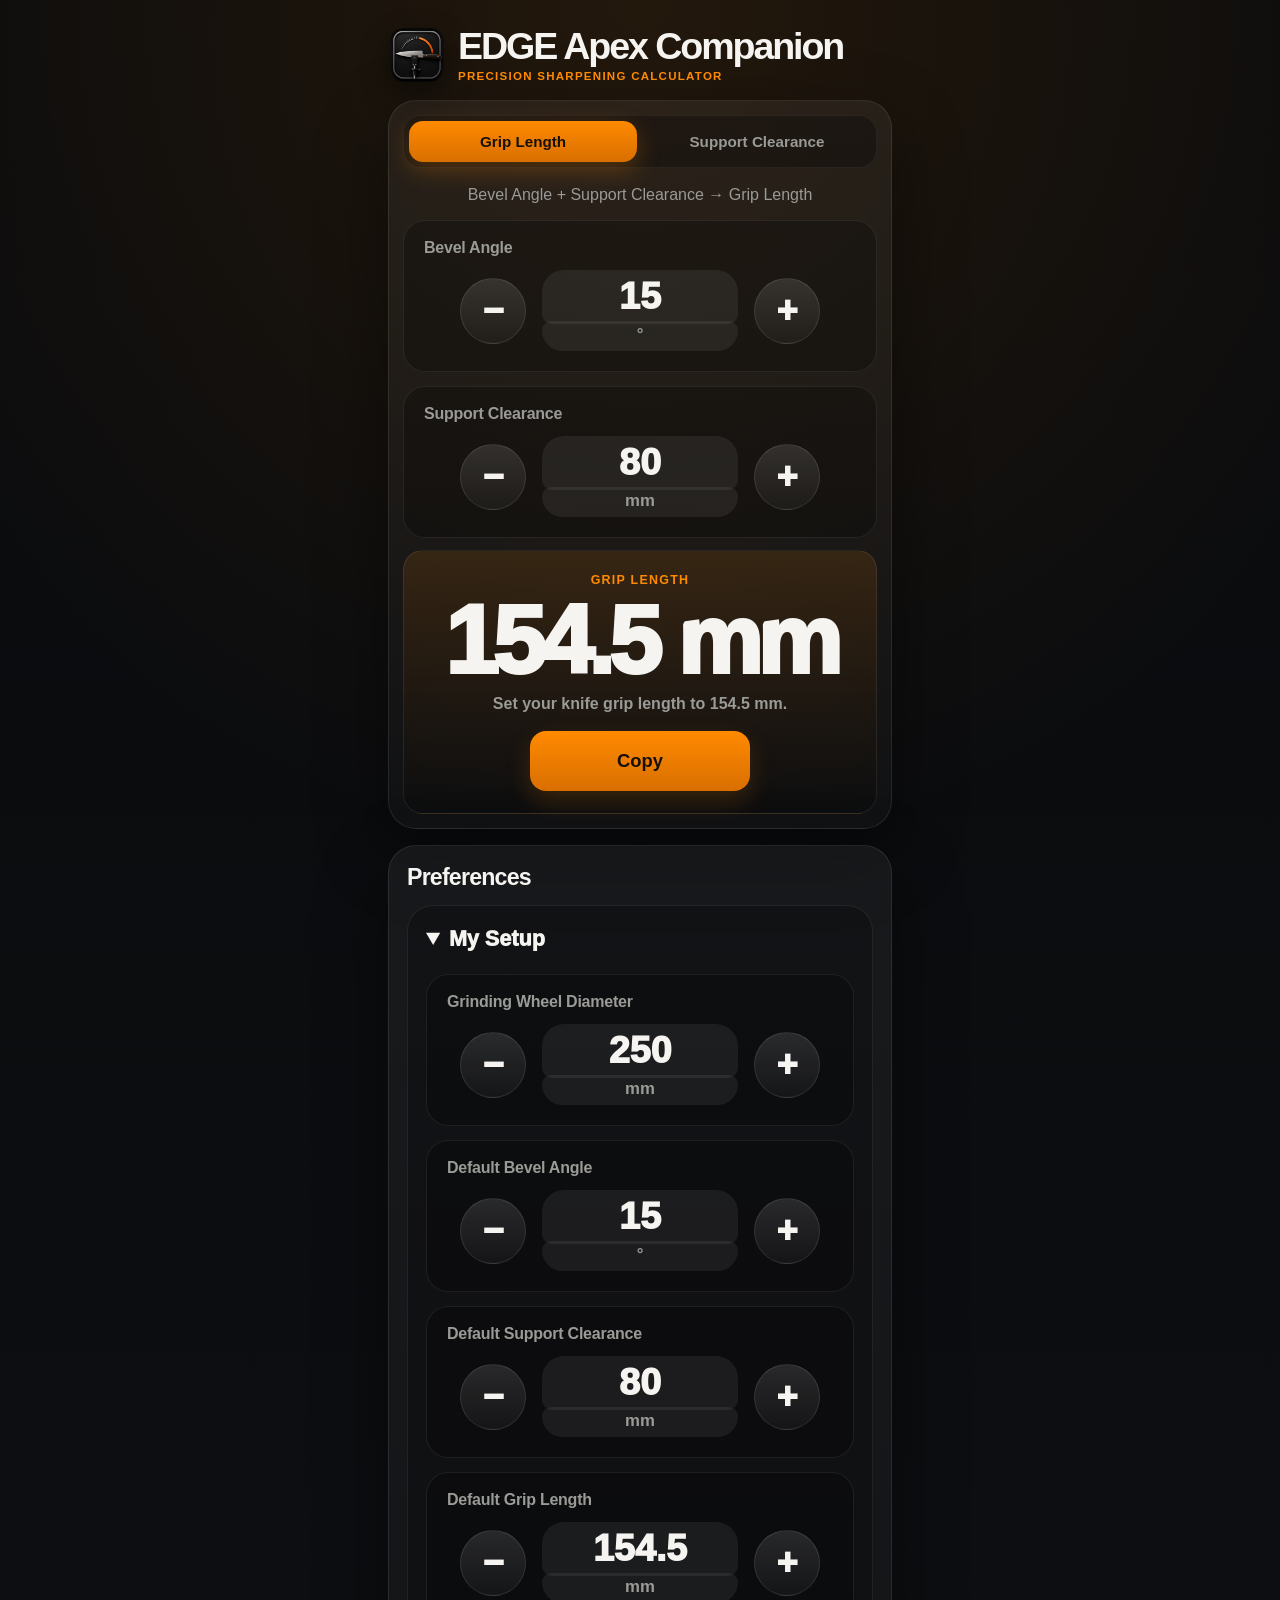
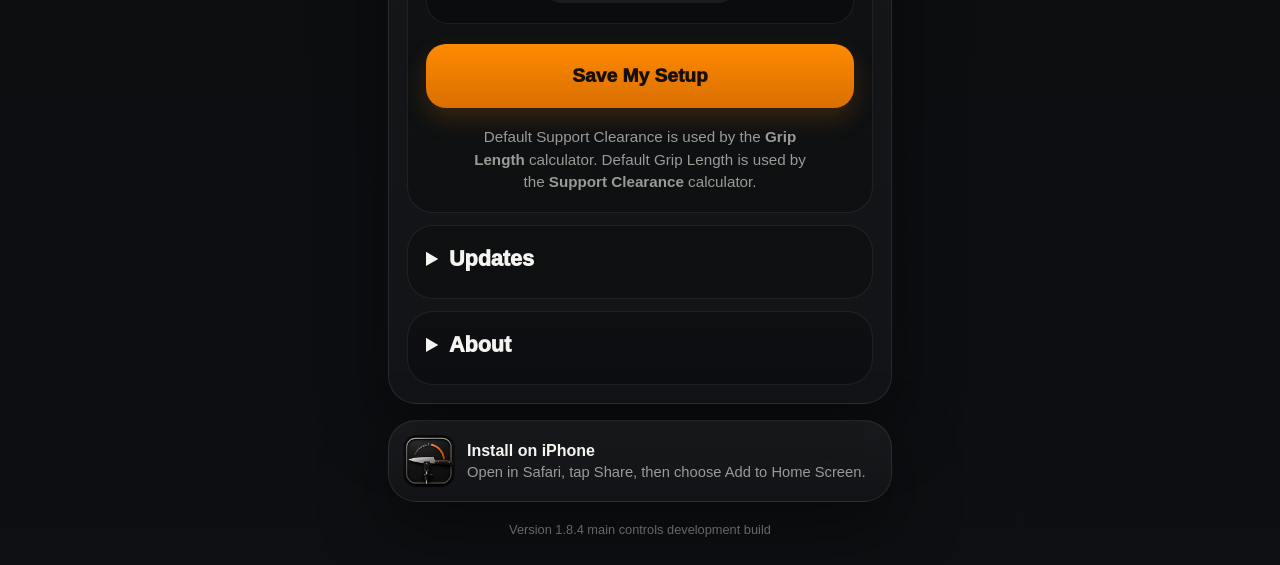
<file: index.html>
<!doctype html>
<html lang="en">
<head>
  <meta charset="utf-8">
  <meta name="viewport" content="width=device-width, initial-scale=1, viewport-fit=cover">
  <title>EDGE Apex Companion v1.8.4</title>
  <meta name="description" content="Grip Length and Support Clearance calculator for the EDGE Apex workflow.">
  <meta name="theme-color" content="#0D0F12">
  <meta name="apple-mobile-web-app-capable" content="yes">
  <meta name="apple-mobile-web-app-title" content="EDGE Apex">
  <meta name="apple-mobile-web-app-status-bar-style" content="black-translucent">
  <link rel="apple-touch-icon" href="assets/icons/icon-180.png">
  <link rel="icon" type="image/png" sizes="192x192" href="assets/icons/icon-192.png">
  <link rel="manifest" href="manifest.json">
  <link rel="stylesheet" href="src/style.css">
</head>
<body>
  <main class="app-shell">
    <header class="app-header">
      <img class="app-icon" src="assets/icons/icon-192.png" alt="">
      <div>
        <h1>EDGE Apex Companion</h1>
        <div class="subtitle">Precision Sharpening Calculator</div>
      </div>
    </header>

    <section class="calculator-card">
      <div class="tabs" role="tablist" aria-label="Calculator mode">
        <button class="tab active" id="tabGrip" type="button">Grip Length</button>
        <button class="tab" id="tabClearance" type="button">Support Clearance</button>
      </div>

      <section id="gripPanel" class="panel">
        <p class="mode-note">Bevel Angle + Support Clearance → Grip Length</p>

        <div class="field-card">
          <label for="angleGrip">Bevel Angle</label>
          <div class="control">
            <button type="button" onclick="stepValue('angleGrip',-0.5)">−</button>
            <input id="angleGrip" value="15" inputmode="decimal">
            <button type="button" onclick="stepValue('angleGrip',0.5)">+</button>
            <span>°</span>
          </div>
        </div>

        <div class="field-card">
          <label for="clearance">Support Clearance</label>
          <div class="control">
            <button type="button" onclick="stepValue('clearance',-1)">−</button>
            <input id="clearance" value="80" inputmode="decimal">
            <button type="button" onclick="stepValue('clearance',1)">+</button>
            <span>mm</span>
          </div>
        </div>

        <div class="result-card">
          <div>
            <div class="result-label">Grip Length</div>
            <div id="gripLengthResult" class="result-value">154.5 mm</div>
            <div id="gripHelp" class="result-help">Set your knife grip length to 154.5 mm.</div>
          </div>
          <button class="copy-btn" type="button" onclick="copyResult()">Copy</button>
        </div>
      </section>

      <section id="clearancePanel" class="panel hidden">
        <p class="mode-note">Bevel Angle + Grip Length → Support Clearance</p>

        <div class="field-card">
          <label for="angleClearance">Bevel Angle</label>
          <div class="control">
            <button type="button" onclick="stepValue('angleClearance',-0.5)">−</button>
            <input id="angleClearance" value="15" inputmode="decimal">
            <button type="button" onclick="stepValue('angleClearance',0.5)">+</button>
            <span>°</span>
          </div>
        </div>

        <div class="field-card">
          <label for="gripLength">Grip Length</label>
          <div class="control">
            <button type="button" onclick="stepValue('gripLength',-1)">−</button>
            <input id="gripLength" value="154.5" inputmode="decimal">
            <button type="button" onclick="stepValue('gripLength',1)">+</button>
            <span>mm</span>
          </div>
        </div>

        <div class="result-card">
          <div>
            <div class="result-label">Support Clearance</div>
            <div id="clearanceResult" class="result-value">80.0 mm</div>
            <div id="clearanceHelp" class="result-help">Set wheel-to-support clearance to 80.0 mm.</div>
          </div>
          <button class="copy-btn" type="button" onclick="copyResult()">Copy</button>
        </div>
      </section>
    </section>

    <section class="preferences-card">
      <h2>Preferences</h2>

      <details class="preference-section" open>
        <summary>My Setup</summary>

        <div class="field-card compact">
          <label for="wheel">Grinding Wheel Diameter</label>
          <div class="control">
            <button type="button" onclick="stepValue('wheel',-1)">−</button>
            <input id="wheel" value="250 mm" inputmode="decimal">
            <button type="button" onclick="stepValue('wheel',1)">+</button>
            <span>mm</span>
          </div>
        </div>

        <div class="field-card compact">
          <label for="defaultAngle">Default Bevel Angle</label>
          <div class="control">
            <button type="button" onclick="stepValue('defaultAngle',-0.5)">−</button>
            <input id="defaultAngle" value="15°" inputmode="decimal">
            <button type="button" onclick="stepValue('defaultAngle',0.5)">+</button>
            <span>°</span>
          </div>
        </div>

        <div class="field-card compact">
          <label for="defaultClearance">Default Support Clearance</label>
          <div class="control">
            <button type="button" onclick="stepValue('defaultClearance',-1)">−</button>
            <input id="defaultClearance" value="80 mm" inputmode="decimal">
            <button type="button" onclick="stepValue('defaultClearance',1)">+</button>
            <span>mm</span>
          </div>
        </div>

        <div class="field-card compact">
          <label for="defaultGripLength">Default Grip Length</label>
          <div class="control">
            <button type="button" onclick="stepValue('defaultGripLength',-1)">−</button>
            <input id="defaultGripLength" value="154.5 mm" inputmode="decimal">
            <button type="button" onclick="stepValue('defaultGripLength',1)">+</button>
            <span>mm</span>
          </div>
        </div>

        <button class="primary-action" type="button" onclick="saveMySetup()">Save My Setup</button>

        <p class="preference-note">
          Default Support Clearance is used by the <strong>Grip Length</strong> calculator.
          Default Grip Length is used by the <strong>Support Clearance</strong> calculator.
        </p>
      </details>

      <details class="preference-section">
        <summary>Updates</summary>
        <p class="about-copy"><strong>Current version:</strong> 1.8.4</p>
        <button class="secondary-action" type="button" onclick="checkForUpdate(true)">Check for Update</button>
        <p class="about-copy">If a Home Screen app does not refresh after an update, close it completely and reopen it. If needed, remove it from the Home Screen and add it again from Safari.</p>
      </details>

      <details class="preference-section">
        <summary>About</summary>
        <p class="about-copy">EDGE Apex Companion is a development build for calculating Grip Length and Support Clearance.</p>
        <ul class="checklist">
          <li>✅ Grip Length calculator</li>
          <li>✅ Support Clearance calculator</li>
          <li>✅ Add to Home Screen support</li>
          <li>✅ Offline support</li>
          <li>✅ My Setup preferences</li>
        </ul>
      </details>
    </section>

    <section class="install-card">
      <img src="assets/icons/icon-180.png" alt="">
      <div>
        <strong>Install on iPhone</strong>
        <p>Open in Safari, tap Share, then choose Add to Home Screen.</p>
      </div>
    </section>

    <section class="update-card hidden" id="updateCard">
      <div>
        <strong>Update Available</strong>
        <p id="updateMessage">A newer version of EDGE Apex Companion is available.</p>
        <ol>
          <li>Open this app while connected to the internet.</li>
          <li>Tap <strong>Update Now</strong>.</li>
          <li>Close the Home Screen app completely.</li>
          <li>Reopen it.</li>
        </ol>
        <p class="small-note">If it still does not update, remove it from the Home Screen and add it again from Safari.</p>
      </div>
      <button class="secondary-action" type="button" onclick="updateNow()">Update Now</button>
    </section>

    <footer class="footer">Version 1.8.4 main controls development build</footer>
  </main>

  <div id="toast" role="status">Copied</div>
  <script src="src/app.js"></script>
</body>
</html>
</file>
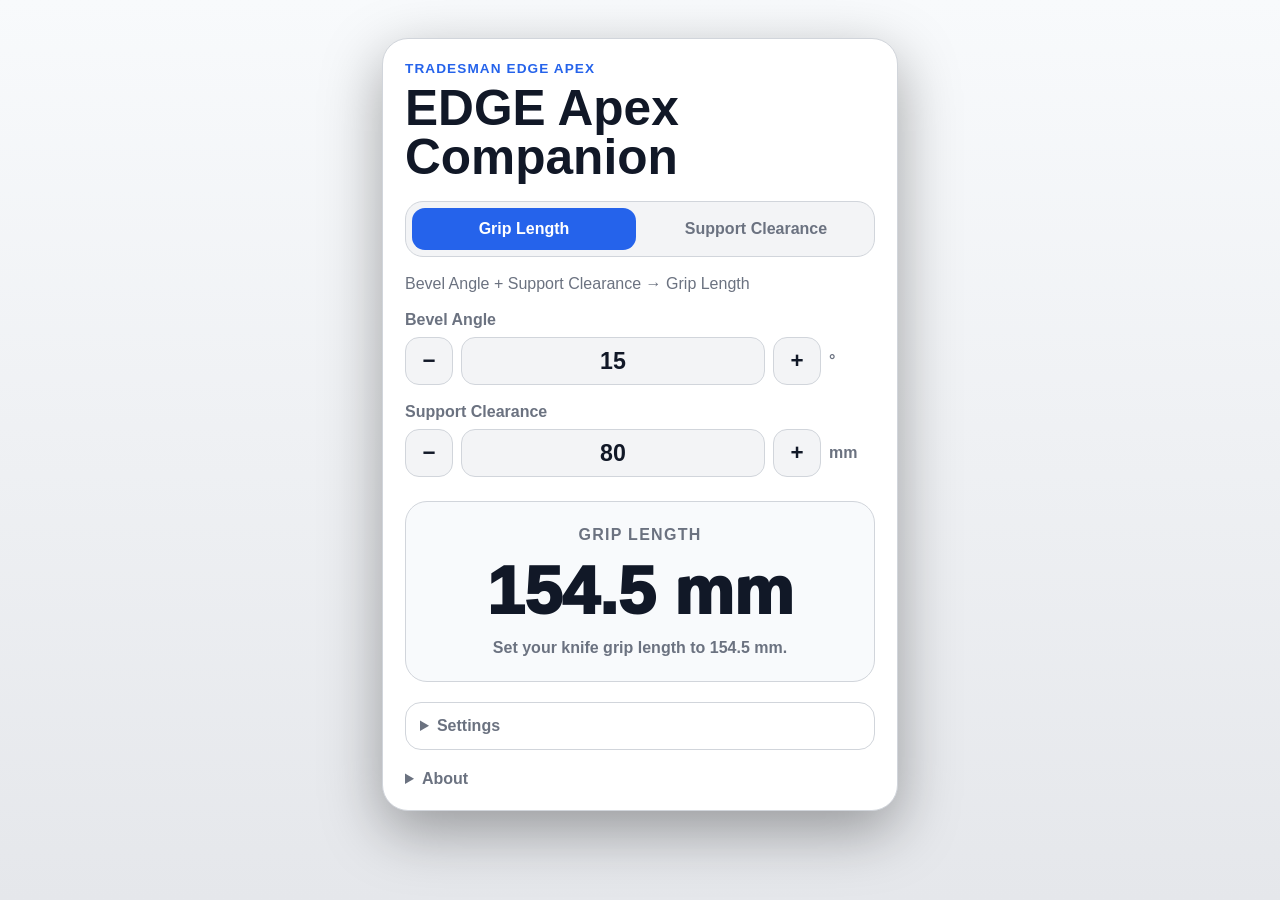
<file: index-2.html>
<!doctype html>
<html lang="en">
<head>
<meta charset="utf-8">
<meta name="viewport" content="width=device-width, initial-scale=1">
<title>EDGE Apex Companion v3</title>
<style>
:root{color-scheme:light dark;--bg:#0f172a;--card:#111827;--text:#f9fafb;--muted:#9ca3af;--accent:#60a5fa;--field:#1f2937;--border:#374151;--danger:#f87171}
*{box-sizing:border-box}body{margin:0;font-family:-apple-system,BlinkMacSystemFont,"Segoe UI",Roboto,Helvetica,Arial,sans-serif;background:radial-gradient(circle at top,#1e293b,var(--bg));color:var(--text);min-height:100vh}.app{width:min(100%,560px);margin:0 auto;padding:22px}.card{margin-top:16px;background:var(--card);border:1px solid var(--border);border-radius:26px;padding:22px;box-shadow:0 20px 60px rgba(0,0,0,.35)}.eyebrow{color:var(--accent);font-size:.85rem;font-weight:800;letter-spacing:.08em;text-transform:uppercase}h1{margin:8px 0 20px;font-size:clamp(1.9rem,8vw,3.1rem);line-height:.98}.tabs{display:grid;grid-template-columns:1fr 1fr;gap:8px;background:var(--field);border:1px solid var(--border);border-radius:18px;padding:6px;margin-bottom:18px}.tab{padding:12px 10px;border-radius:13px;background:transparent;color:var(--muted);border:0;font-size:1rem;font-weight:800}.tab.active{background:var(--accent);color:#06111f}.note{color:var(--muted);margin:6px 0 18px}label{display:block;margin:18px 0 8px;color:var(--muted);font-weight:700}.control{display:grid;grid-template-columns:48px 1fr 48px 46px;gap:8px;align-items:center}.control button{height:48px;border:1px solid var(--border);border-radius:14px;background:var(--field);color:var(--text);font-size:1.4rem;font-weight:900}input{height:48px;border:1px solid var(--border);border-radius:14px;background:var(--field);color:var(--text);font-size:1.45rem;font-weight:800;text-align:center;width:100%}.unit{color:var(--muted);font-weight:800}.result{margin-top:24px;padding:24px;border-radius:22px;background:#020617;border:1px solid var(--border);text-align:center}.result-label{color:var(--muted);font-weight:800;text-transform:uppercase;letter-spacing:.08em}.result-value{margin-top:8px;font-size:clamp(2.5rem,12vw,4.2rem);font-weight:950}.result-help{margin-top:10px;color:var(--muted);font-weight:650}.error{color:var(--danger)!important;font-size:1.55rem!important}details{margin-top:20px;color:var(--muted)}details.settings{padding:14px;border:1px solid var(--border);border-radius:16px}summary{cursor:pointer;font-weight:800}.hidden{display:none}.actions{display:grid;grid-template-columns:1fr 1fr;gap:10px;margin-top:18px}.action{width:100%;border:0;border-radius:16px;padding:14px;background:var(--accent);color:#06111f;font-size:1rem;font-weight:900}.secondary{background:transparent;color:var(--accent);border:1px solid var(--border)}@media (prefers-color-scheme:light){:root{--bg:#e5e7eb;--card:#fff;--text:#111827;--muted:#6b7280;--field:#f3f4f6;--border:#d1d5db;--accent:#2563eb;--danger:#b91c1c}body{background:linear-gradient(#f8fafc,var(--bg))}.result{background:#f8fafc}.tab.active,.action:not(.secondary){color:#fff}}
</style>
</head>
<body>
<main class="app"><section class="card">
<div class="eyebrow">Tradesman EDGE Apex</div>
<h1>EDGE Apex Companion</h1>
<div class="tabs"><button class="tab active" id="tabGrip">Grip Length</button><button class="tab" id="tabClearance">Support Clearance</button></div>
<section id="gripPanel">
<p class="note">Bevel Angle + Support Clearance → Grip Length</p>
<label>Bevel Angle</label><div class="control"><button onclick="stepValue('angleGrip',-0.5)">−</button><input id="angleGrip" value="15"><button onclick="stepValue('angleGrip',0.5)">+</button><span class="unit">°</span></div>
<label>Support Clearance</label><div class="control"><button onclick="stepValue('clearance',-1)">−</button><input id="clearance" value="80"><button onclick="stepValue('clearance',1)">+</button><span class="unit">mm</span></div>
<div class="result"><div class="result-label">Grip Length</div><div id="gripLengthResult" class="result-value">154.5 mm</div><div id="gripHelp" class="result-help">Set your knife grip length to 154.5 mm.</div></div>
</section>
<section id="clearancePanel" class="hidden">
<p class="note">Bevel Angle + Grip Length → Support Clearance</p>
<label>Bevel Angle</label><div class="control"><button onclick="stepValue('angleClearance',-0.5)">−</button><input id="angleClearance" value="15"><button onclick="stepValue('angleClearance',0.5)">+</button><span class="unit">°</span></div>
<label>Grip Length</label><div class="control"><button onclick="stepValue('gripLength',-1)">−</button><input id="gripLength" value="154.5"><button onclick="stepValue('gripLength',1)">+</button><span class="unit">mm</span></div>
<div class="result"><div class="result-label">Support Clearance</div><div id="clearanceResult" class="result-value">80.0 mm</div><div id="clearanceHelp" class="result-help">Set wheel-to-support clearance to 80.0 mm.</div></div>
</section>
<details class="settings"><summary>Settings</summary>
<label>Grinding Wheel Diameter</label><div class="control"><button onclick="stepValue('wheel',-1)">−</button><input id="wheel" value="250"><button onclick="stepValue('wheel',1)">+</button><span class="unit">mm</span></div>
<label>Universal Support Diameter</label><div class="control"><button onclick="stepValue('support',-0.5)">−</button><input id="support" value="12"><button onclick="stepValue('support',0.5)">+</button><span class="unit">mm</span></div>
<div class="actions"><button class="action secondary" onclick="resetDefaults()">Reset</button><button class="action" onclick="copyResult()">Copy</button></div></details>
<details><summary>About</summary><p>Version 3.0 updates terminology to match the manufacturer: Grip Length and Support Clearance.</p></details>
</section></main>
<script>
var mode="grip",currentResult="Grip Length: 154.5 mm",BASE_SUPPORT_RADIUS=6,BASE_OFFSET=154.43,BASE_END_OFFSET=14.11;
function el(id){return document.getElementById(id)}function n(id){return parseFloat(el(id).value)}function setN(id,v){el(id).value=(Math.round(v*10)/10).toString()}
function constants(){var sr=n("support")/2,d=sr-BASE_SUPPORT_RADIUS;return{distanceOffset:BASE_OFFSET+d,endOffset:BASE_END_OFFSET-d}}
function err(out,help,msg){out.className="result-value error";out.textContent=msg;if(help)help.textContent=""}
function show(out,help,label,v,instruction){out.className="result-value";out.textContent=v.toFixed(1)+" mm";if(help)help.textContent=instruction.replace("{value}",v.toFixed(1));currentResult=label+": "+v.toFixed(1)+" mm"}
function common(out,help){var w=n("wheel"),s=n("support");if(!isFinite(w)||w<200||w>300){err(out,help,"Wheel 200–300 mm");return false}if(!isFinite(s)||s<8||s>20){err(out,help,"Support 8–20 mm");return false}return true}
function gripLengthFromClearance(angle,clearance){var r=n("wheel")/2,a=angle*Math.PI/180,c=constants();return Math.sqrt(Math.pow(clearance+c.distanceOffset,2)-Math.pow(r*Math.cos(a),2))-r*Math.sin(a)-c.endOffset}
function clearanceFromGripLength(angle,gripLength){var r=n("wheel")/2,a=angle*Math.PI/180,c=constants();return Math.sqrt(Math.pow(gripLength+c.endOffset+r*Math.sin(a),2)+Math.pow(r*Math.cos(a),2))-c.distanceOffset}
function calcGripLength(){var out=el("gripLengthResult"),help=el("gripHelp"),a=n("angleGrip"),c=n("clearance");if(!common(out,help))return;if(!isFinite(a)||a<5||a>35){err(out,help,"Angle 5–35°");return}if(!isFinite(c)||c<40||c>120){err(out,help,"Clearance 40–120 mm");return}show(out,help,"Grip Length",gripLengthFromClearance(a,c),"Set your knife grip length to {value} mm.");save()}
function calcClearance(){var out=el("clearanceResult"),help=el("clearanceHelp"),a=n("angleClearance"),g=n("gripLength");if(!common(out,help))return;if(!isFinite(a)||a<5||a>35){err(out,help,"Angle 5–35°");return}if(!isFinite(g)||g<80||g>230){err(out,help,"Grip Length 80–230 mm");return}show(out,help,"Support Clearance",clearanceFromGripLength(a,g),"Set wheel-to-support clearance to {value} mm.");save()}
function update(){if(mode==="grip")calcGripLength();else calcClearance()}function switchMode(m){mode=m;el("gripPanel").className=m==="grip"?"":"hidden";el("clearancePanel").className=m==="clearance"?"":"hidden";el("tabGrip").className=m==="grip"?"tab active":"tab";el("tabClearance").className=m==="clearance"?"tab active":"tab";update()}
function stepValue(id,step){var v=n(id);if(!isFinite(v))v=0;setN(id,v+step);update()}function copyResult(){if(navigator.clipboard&&navigator.clipboard.writeText){navigator.clipboard.writeText(currentResult).catch(function(){alert(currentResult)})}else alert(currentResult)}
function resetDefaults(){setN("angleGrip",15);setN("clearance",80);setN("angleClearance",15);setN("gripLength",154.5);setN("wheel",250);setN("support",12);update()}
function save(){try{["angleGrip","clearance","angleClearance","gripLength","wheel","support"].forEach(function(id){localStorage.setItem("edgeApexV3_"+id,el(id).value)});localStorage.setItem("edgeApexV3_mode",mode)}catch(e){}}
function load(){try{["angleGrip","clearance","angleClearance","gripLength","wheel","support"].forEach(function(id){var v=localStorage.getItem("edgeApexV3_"+id);if(v!==null)el(id).value=v});var m=localStorage.getItem("edgeApexV3_mode");if(m==="clearance")mode="clearance"}catch(e){}}
el("tabGrip").onclick=function(){switchMode("grip")};el("tabClearance").onclick=function(){switchMode("clearance")};
["angleGrip","clearance","angleClearance","gripLength","wheel","support"].forEach(function(id){el(id).addEventListener("input",update);el(id).addEventListener("change",update)});
load();switchMode(mode);
</script>
</body></html>
</file>
<file: src/style.css>
:root {
  color-scheme: dark;
  --bg: #0D0F12;
  --panel: #151719;
  --panel-2: #1D2023;
  --text: #F5F4F1;
  --muted: #9A9A96;
  --line: #2A2E33;
  --orange: #FF8A00;
  --orange-2: #D96F00;
  --danger: #ff6b5f;
}

* { box-sizing: border-box; -webkit-tap-highlight-color: transparent; }

html, body { margin: 0; min-height: 100%; }

body {
  font-family: -apple-system, BlinkMacSystemFont, "SF Pro Display", "Segoe UI", sans-serif;
  background:
    radial-gradient(circle at top, rgba(255,138,0,.10), transparent 38%),
    linear-gradient(180deg, #0A0B0D, var(--bg));
  color: var(--text);
}

.app-shell {
  width: min(100%, 540px);
  margin: 0 auto;
  padding: max(18px, env(safe-area-inset-top)) 18px max(24px, env(safe-area-inset-bottom));
}

.app-header {
  display: flex;
  align-items: center;
  gap: 14px;
  padding: 10px 2px 18px;
}

.app-icon {
  width: 54px;
  height: 54px;
  border-radius: 14px;
  box-shadow: 0 10px 28px rgba(0,0,0,.45);
  flex: 0 0 auto;
}

h1 {
  margin: 0;
  font-size: clamp(1.7rem, 7vw, 2.35rem);
  line-height: .96;
  letter-spacing: -.055em;
}

.subtitle {
  margin-top: 6px;
  color: var(--orange);
  text-transform: uppercase;
  letter-spacing: .11em;
  font-size: .72rem;
  font-weight: 850;
}

.calculator-card, .settings-card, .install-card {
  background: linear-gradient(180deg, rgba(255,255,255,.055), rgba(255,255,255,.025));
  border: 1px solid rgba(255,255,255,.09);
  border-radius: 28px;
  box-shadow: 0 24px 70px rgba(0,0,0,.42);
}

.calculator-card {
  overflow: hidden;
  padding: 14px;
}

.tabs {
  display: grid;
  grid-template-columns: 1fr 1fr;
  padding: 5px;
  gap: 6px;
  border-radius: 18px;
  background: rgba(0,0,0,.28);
  border: 1px solid rgba(255,255,255,.06);
}

.tab {
  border: 0;
  border-radius: 14px;
  padding: 12px 8px;
  background: transparent;
  color: var(--muted);
  font-weight: 850;
  font-size: .95rem;
}

.tab.active {
  background: linear-gradient(180deg, var(--orange), var(--orange-2));
  color: #17100A;
  box-shadow: 0 8px 24px rgba(255,138,0,.25);
}

.mode-note {
  color: var(--muted);
  font-size: .92rem;
  margin: 16px 4px 14px;
}

.field-card, .result-card {
  background: rgba(0,0,0,.24);
  border: 1px solid rgba(255,255,255,.075);
  border-radius: 20px;
  padding: 14px;
  margin-top: 12px;
}

.field-card.compact { margin-top: 14px; }

label {
  display: block;
  color: var(--muted);
  font-weight: 750;
  margin-bottom: 9px;
}

.control {
  display: grid;
  grid-template-columns: 46px 1fr 46px 42px;
  gap: 8px;
  align-items: center;
}

.control button {
  height: 46px;
  border-radius: 50%;
  border: 1px solid rgba(255,255,255,.10);
  background: linear-gradient(180deg, rgba(255,255,255,.12), rgba(255,255,255,.04));
  color: var(--text);
  font-size: 1.45rem;
  font-weight: 800;
}

input {
  width: 100%;
  height: 48px;
  border: 0;
  outline: 0;
  border-radius: 14px;
  background: rgba(255,255,255,.055);
  color: var(--text);
  font-size: 1.7rem;
  text-align: center;
  font-weight: 850;
}

.control span {
  color: var(--muted);
  font-weight: 800;
}

.result-card {
  display: grid;
  grid-template-columns: 1fr auto;
  gap: 14px;
  align-items: center;
  background: linear-gradient(180deg, rgba(255,138,0,.12), rgba(0,0,0,.22));
}

.result-label {
  color: var(--orange);
  text-transform: uppercase;
  letter-spacing: .10em;
  font-size: .78rem;
  font-weight: 900;
}

.result-value {
  margin-top: 4px;
  font-size: clamp(2.6rem, 14vw, 4.1rem);
  line-height: .95;
  font-weight: 950;
  letter-spacing: -.06em;
}

.result-help {
  margin-top: 9px;
  color: var(--muted);
  font-weight: 650;
}

.copy-btn, .secondary-action {
  border: 0;
  border-radius: 16px;
  background: linear-gradient(180deg, var(--orange), var(--orange-2));
  color: #17100A;
  font-weight: 900;
  padding: 14px 16px;
  box-shadow: 0 10px 24px rgba(255,138,0,.18);
}

.settings-card {
  padding: 16px;
  margin-top: 16px;
}

summary {
  cursor: pointer;
  font-weight: 900;
  color: var(--text);
}

.about-copy, .checklist {
  color: var(--muted);
  line-height: 1.45;
}

.checklist {
  padding-left: 18px;
}

.secondary-action {
  width: 100%;
  margin-top: 14px;
  background: transparent;
  color: var(--orange);
  border: 1px solid rgba(255,138,0,.45);
  box-shadow: none;
}

.install-card {
  margin-top: 16px;
  padding: 14px;
  display: flex;
  align-items: center;
  gap: 12px;
}

.install-card p {
  margin: 4px 0 0;
  color: var(--muted);
  font-size: .92rem;
}

.install-card img {
  width: 52px;
  height: 52px;
  border-radius: 14px;
  flex: 0 0 auto;
}

.footer {
  padding: 20px 0 4px;
  color: #666;
  text-align: center;
  font-size: .8rem;
}

.hidden { display: none; }

.error {
  color: var(--danger) !important;
  font-size: 1.6rem !important;
}

#toast {
  position: fixed;
  left: 50%;
  bottom: 24px;
  transform: translateX(-50%) translateY(18px);
  background: #191B1F;
  border: 1px solid rgba(255,255,255,.10);
  color: var(--text);
  padding: 10px 16px;
  border-radius: 999px;
  opacity: 0;
  transition: opacity .2s, transform .2s;
}

#toast.show {
  opacity: 1;
  transform: translateX(-50%) translateY(0);
}

@media (max-width: 380px) {
  .app-shell { padding-left: 12px; padding-right: 12px; }
  .app-icon { width: 48px; height: 48px; }
  h1 { font-size: 1.52rem; }
  .control { grid-template-columns: 58px 1fr 58px 42px; }
  .result-card { grid-template-columns: 1fr; }
  .copy-btn { width: 100%; }
}


/* v1.2 phone-first control sizing */
.control {
  grid-template-columns: 64px 1fr 64px 48px;
  gap: 12px;
}

.control button {
  width: 64px;
  height: 64px;
  font-size: 2.25rem;
  line-height: 1;
  font-weight: 950;
}

input {
  height: 64px;
  font-size: 2.35rem;
  font-weight: 950;
}

.control span {
  font-size: 1.55rem;
}

.field-card {
  padding: 18px;
  margin-top: 16px;
}

label {
  font-size: 1.25rem;
}

.result-value {
  font-size: clamp(4.2rem, 20vw, 5.6rem);
}

.result-help {
  font-size: 1.15rem;
}

.copy-btn {
  font-size: 1.1rem;
  min-height: 58px;
  min-width: 94px;
}

.mode-note {
  font-size: 1.05rem;
  line-height: 1.35;
}

@media (max-width: 380px) {
  .control {
    grid-template-columns: 56px 1fr 56px 40px;
    gap: 10px;
  }

  .control button {
    width: 56px;
    height: 56px;
    font-size: 2rem;
  }

  input {
    height: 58px;
    font-size: 2.1rem;
  }

  .result-value {
    font-size: clamp(3.8rem, 19vw, 5rem);
  }
}


/* v1.4 centered phone controls */
.field-card {
  text-align: center;
  padding: 20px 16px 22px;
}

label {
  text-align: center;
  font-size: 1.28rem;
  margin-bottom: 14px;
}

.control {
  display: grid;
  grid-template-columns: 72px minmax(128px, 1fr) 72px;
  gap: 14px;
  align-items: center;
  justify-content: center;
  max-width: 330px;
  margin: 0 auto;
}

.control button {
  width: 72px;
  height: 72px;
  border-radius: 50%;
  font-size: 2.4rem;
  line-height: 1;
}

.control span {
  display: none;
}

input {
  height: 72px;
  font-size: 2.45rem;
  border-radius: 22px;
}

.result-card {
  display: block;
  text-align: center;
  padding: 22px 18px;
}

.result-value {
  font-size: clamp(4.5rem, 22vw, 6rem);
  margin-top: 8px;
}

.result-help {
  font-size: 1.12rem;
  max-width: 320px;
  margin-left: auto;
  margin-right: auto;
}

.copy-btn {
  margin-top: 18px;
  width: min(100%, 220px);
  min-height: 60px;
  font-size: 1.15rem;
}

.mode-note {
  text-align: center;
  font-size: 1.08rem;
}

@media (max-width: 380px) {
  .control {
    grid-template-columns: 62px minmax(108px, 1fr) 62px;
    gap: 10px;
    max-width: 290px;
  }

  .control button {
    width: 62px;
    height: 62px;
    font-size: 2.15rem;
  }

  input {
    height: 64px;
    font-size: 2.15rem;
  }

  .result-value {
    font-size: clamp(3.9rem, 20vw, 5.2rem);
  }
}


/* v1.5 update notice */
.update-card {
  margin-top: 16px;
  padding: 16px;
  background: linear-gradient(180deg, rgba(255,138,0,.14), rgba(255,255,255,.025));
  border: 1px solid rgba(255,138,0,.35);
  border-radius: 28px;
  box-shadow: 0 24px 70px rgba(0,0,0,.42);
}

.update-card p,
.update-card ol {
  color: var(--muted);
  line-height: 1.45;
}

.update-card ol {
  padding-left: 22px;
}

.small-note {
  font-size: .92rem;
}


/* v1.8 preferences menu */
.preferences-card {
  margin-top: 16px;
  padding: 16px;
  background: linear-gradient(180deg, rgba(255,255,255,.055), rgba(255,255,255,.025));
  border: 1px solid rgba(255,255,255,.09);
  border-radius: 28px;
  box-shadow: 0 24px 70px rgba(0,0,0,.42);
}

.preferences-card h2 {
  margin: 0 0 14px;
  font-size: 1.45rem;
  letter-spacing: -.035em;
}

.preference-section {
  margin-top: 12px;
  padding: 14px;
  border-radius: 20px;
  background: rgba(0,0,0,.22);
  border: 1px solid rgba(255,255,255,.075);
}

.preference-section summary {
  font-size: 1.15rem;
}

.preference-note {
  color: var(--muted);
  font-size: .95rem;
  line-height: 1.45;
  text-align: center;
  margin: 16px auto 0;
  max-width: 340px;
}

.primary-action {
  width: 100%;
  min-height: 62px;
  margin-top: 18px;
  border: 0;
  border-radius: 18px;
  background: linear-gradient(180deg, var(--orange), var(--orange-2));
  color: #17100A;
  font-weight: 950;
  font-size: 1.15rem;
  box-shadow: 0 10px 24px rgba(255,138,0,.18);
}


/* v1.8.1 preferences polish: units outside the value box */
.preference-section .field-card {
  text-align: left;
  padding: 18px 14px 20px;
}

.preference-section .field-card label {
  text-align: left;
  font-size: 1.05rem;
  font-weight: 750;
  margin-left: 4px;
  margin-bottom: 14px;
}

.preference-section .control {
  grid-template-columns: 64px minmax(138px, 1fr) 44px 64px;
  max-width: 390px;
  gap: 10px;
}

.preference-section .control span {
  display: block;
  font-size: 1.15rem;
  font-weight: 850;
  color: var(--muted);
  text-align: left;
}

.preference-section .control input {
  min-width: 0;
  font-size: 2.15rem;
  height: 66px;
  border-radius: 20px;
}

.preference-section .control button {
  width: 64px;
  height: 64px;
  font-size: 2.2rem;
}

.preference-section .primary-action {
  margin-top: 18px;
}

@media (max-width: 380px) {
  .preference-section .control {
    grid-template-columns: 56px minmax(118px, 1fr) 38px 56px;
    gap: 8px;
  }

  .preference-section .control button {
    width: 56px;
    height: 56px;
    font-size: 2rem;
  }

  .preference-section .control input {
    height: 60px;
    font-size: 1.9rem;
  }

  .preference-section .control span {
    font-size: 1.02rem;
  }
}


/* v1.8.2 Preferences layout: units centered below numbers */
.preferences-card {
  padding: 18px;
}

.preference-section {
  padding: 18px;
  border-radius: 26px;
}

.preference-section summary {
  font-size: 1.35rem;
  font-weight: 950;
  padding: 2px 0 8px;
}

.preference-section .field-card {
  padding: 18px 16px 20px;
  border-radius: 22px;
  margin-top: 14px;
}

.preference-section .field-card label {
  text-align: left;
  font-size: 1rem;
  font-weight: 750;
  margin: 0 0 14px 4px;
  letter-spacing: -.015em;
}

.preference-section .control {
  display: grid;
  grid-template-columns: 66px minmax(132px, 1fr) 66px;
  grid-template-rows: 52px 28px;
  max-width: 360px;
  gap: 0 16px;
  align-items: center;
  justify-content: center;
  margin: 0 auto;
}

.preference-section .control button {
  width: 66px;
  height: 66px;
  font-size: 2.25rem;
  align-self: center;
}

.preference-section .control button:first-of-type {
  grid-column: 1;
  grid-row: 1 / span 2;
}

.preference-section .control button:last-of-type {
  grid-column: 3;
  grid-row: 1 / span 2;
}

.preference-section .control input {
  grid-column: 2;
  grid-row: 1;
  width: 100%;
  height: 54px;
  min-width: 0;
  font-size: 2.35rem;
  line-height: 1;
  border-radius: 22px 22px 10px 10px;
  background: rgba(255,255,255,.065);
  padding: 0 8px;
}

.preference-section .control span {
  grid-column: 2;
  grid-row: 2;
  display: block;
  width: 100%;
  height: 30px;
  line-height: 28px;
  margin-top: -1px;
  border-radius: 10px 10px 22px 22px;
  background: rgba(255,255,255,.065);
  color: var(--muted);
  font-size: 1.05rem;
  font-weight: 850;
  text-align: center;
}

.preference-section .primary-action {
  margin-top: 20px;
  min-height: 64px;
  border-radius: 20px;
  font-size: 1.2rem;
}

.preference-note {
  margin-top: 18px;
  font-size: .95rem;
  line-height: 1.5;
}

@media (max-width: 380px) {
  .preferences-card {
    padding: 14px;
  }

  .preference-section {
    padding: 14px;
  }

  .preference-section .control {
    grid-template-columns: 58px minmax(116px, 1fr) 58px;
    grid-template-rows: 48px 26px;
    gap: 0 10px;
    max-width: 310px;
  }

  .preference-section .control button {
    width: 58px;
    height: 58px;
    font-size: 2rem;
  }

  .preference-section .control input {
    height: 50px;
    font-size: 2rem;
  }

  .preference-section .control span {
    height: 27px;
    line-height: 25px;
    font-size: .96rem;
  }
}


/* v1.8.4 main calculator controls styled like My Setup */
.calculator-card .field-card {
  text-align: left;
  padding: 18px 16px 20px;
  border-radius: 22px;
  margin-top: 14px;
}

.calculator-card .field-card label {
  text-align: left;
  font-size: 1rem;
  font-weight: 750;
  margin: 0 0 14px 4px;
  letter-spacing: -.015em;
}

.calculator-card .control {
  display: grid;
  grid-template-columns: 66px minmax(132px, 1fr) 66px;
  grid-template-rows: 52px 28px;
  max-width: 360px;
  gap: 0 16px;
  align-items: center;
  justify-content: center;
  margin: 0 auto;
}

.calculator-card .control button {
  width: 66px;
  height: 66px;
  font-size: 2.25rem;
  align-self: center;
}

.calculator-card .control button:first-of-type {
  grid-column: 1;
  grid-row: 1 / span 2;
}

.calculator-card .control button:last-of-type {
  grid-column: 3;
  grid-row: 1 / span 2;
}

.calculator-card .control input {
  grid-column: 2;
  grid-row: 1;
  width: 100%;
  height: 54px;
  min-width: 0;
  font-size: 2.35rem;
  line-height: 1;
  border-radius: 22px 22px 10px 10px;
  background: rgba(255,255,255,.065);
  padding: 0 8px;
}

.calculator-card .control span {
  grid-column: 2;
  grid-row: 2;
  display: block;
  width: 100%;
  height: 30px;
  line-height: 28px;
  margin-top: -1px;
  border-radius: 10px 10px 22px 22px;
  background: rgba(255,255,255,.065);
  color: var(--muted);
  font-size: 1.05rem;
  font-weight: 850;
  text-align: center;
}

.calculator-card .mode-note {
  font-size: 1rem;
  line-height: 1.35;
}

.calculator-card .result-help {
  font-size: 1rem;
}

@media (max-width: 380px) {
  .calculator-card .control {
    grid-template-columns: 58px minmax(116px, 1fr) 58px;
    grid-template-rows: 48px 26px;
    gap: 0 10px;
    max-width: 310px;
  }

  .calculator-card .control button {
    width: 58px;
    height: 58px;
    font-size: 2rem;
  }

  .calculator-card .control input {
    height: 50px;
    font-size: 2rem;
  }

  .calculator-card .control span {
    height: 27px;
    line-height: 25px;
    font-size: .96rem;
  }
}
</file>
